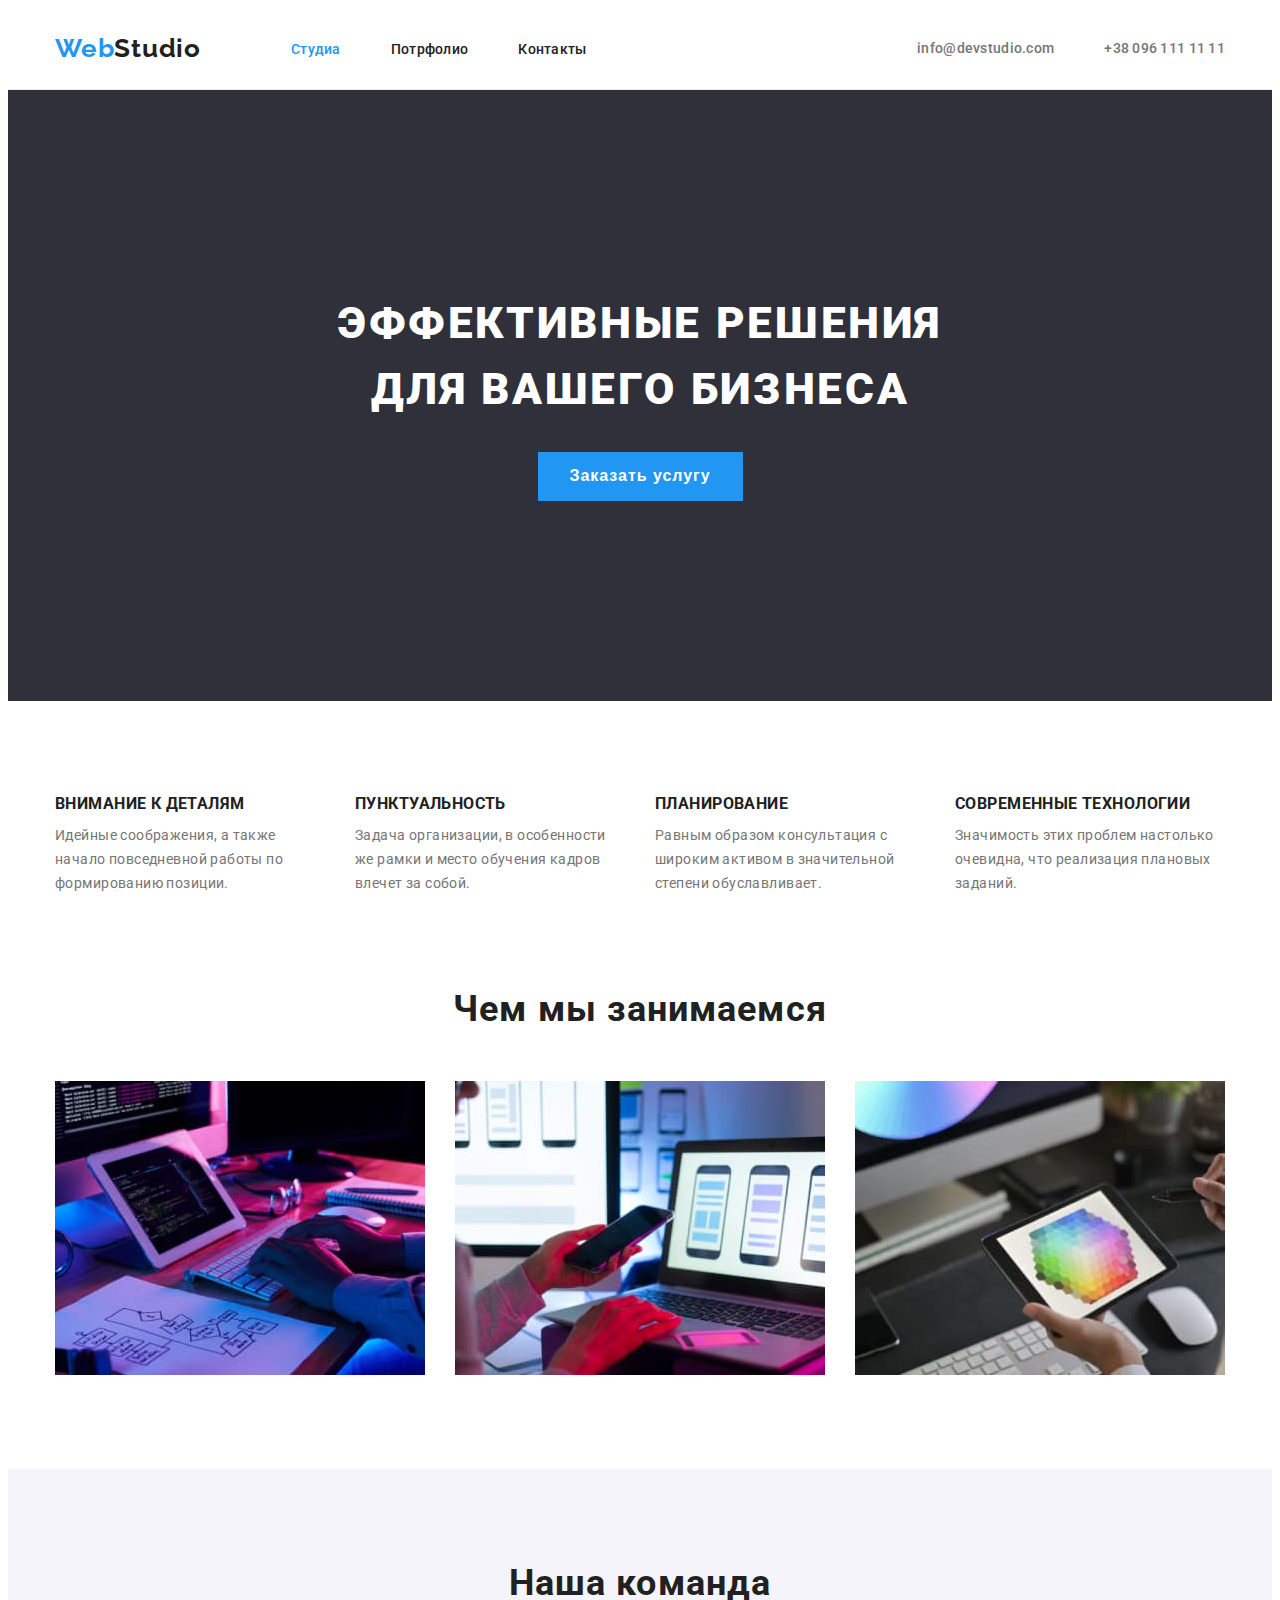
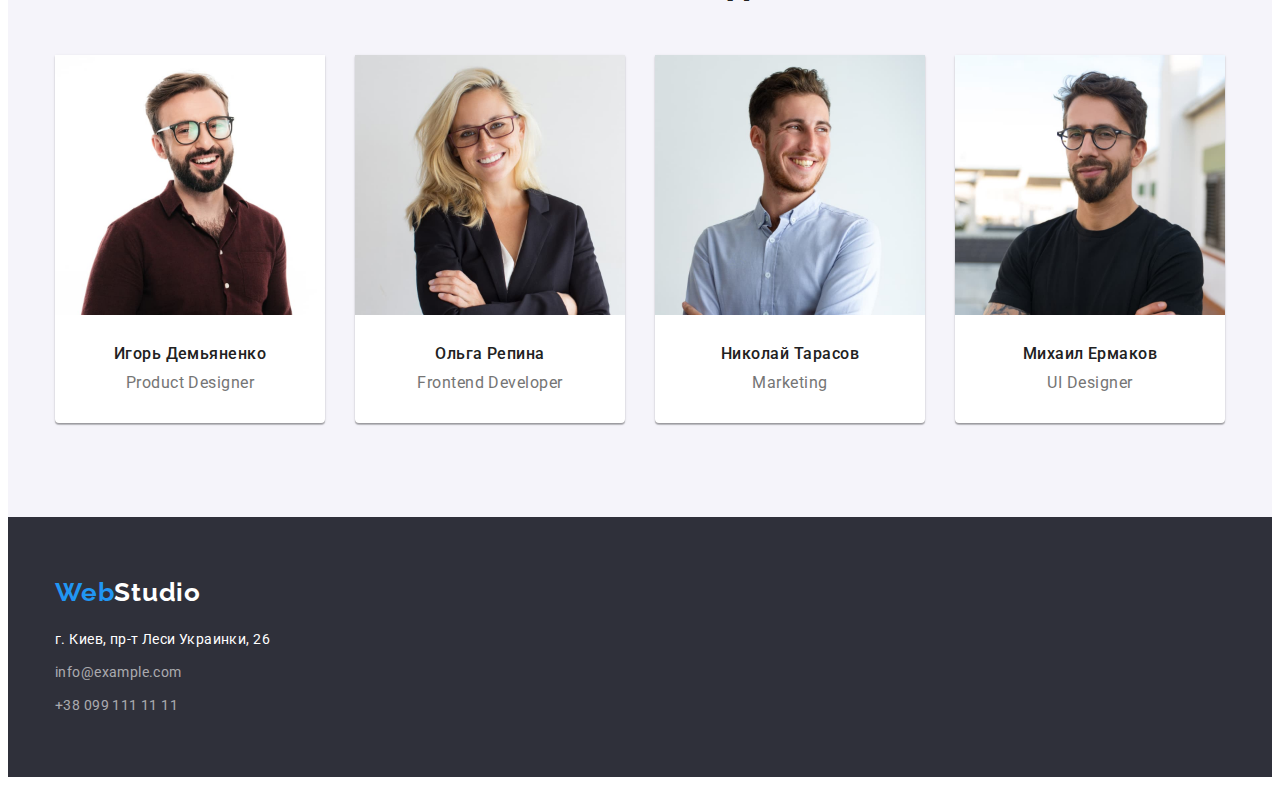
<file: index.html>
<!DOCTYPE html>
<html lang="ru">
<head>
    <meta charset="UTF-8">
    <meta http-equiv="X-UA-Compatible" content="IE=edge">
    <meta name="viewport" content="width=device-width, initial-scale=1.0">
    <title>Homework Anna Kasianenko</title>
    <link rel="preconnect" href="https://fonts.googleapis.com">
    <link rel="preconnect" href="https://fonts.gstatic.com" crossorigin>
    <link href="https://fonts.googleapis.com/css2?family=Raleway:wght@700&family=Roboto:wght@400;500;700;900&display=swap" rel="stylesheet">
    <link rel="stylesheet" href="https://cdnjs.cloudflare.com/ajax/libs/modern-normalize/1.1.0/modern-normalize.min.css"
    integrity="sha512-wpPYUAdjBVSE4KJnH1VR1HeZfpl1ub8YT/NKx4PuQ5NmX2tKuGu6U/JRp5y+Y8XG2tV+wKQpNHVUX03MfMFn9Q=="
    crossorigin="anonymous" referrerpolicy="no-referrer" />
    <link rel="stylesheet" href="./css/style.css">
</head>
<body>
    <header class="header">
        <div class="header-container container">
            <a class="logo link" href="#"><span>Web</span>Studio</a>
        <nav class="navigation">
            <ul class="nav-list list">
                <li class="nav-list-item"><a class="nav-list-link link current" href="./index.html">Студиа</a></li>
                <li class="nav-list-item"><a class="nav-list-link link" href="./portfolio.html">Потрфолио</a></li>
                <li class="nav-list-item"><a class="nav-list-link link" href="">Контакты</a></li>
            </ul>
        </nav>
            <ul class="contact-links-list list">
                <li class="contact-links-list-item"><a class="contact-links-list-link link" href="mailto:info@devstudio.com">info@devstudio.com</a></li>
                <li class="contact-links-list-item"><a class="contact-links-list-link link" href="tel:+380961111111">+38 096 111 11 11</a></li>
            </ul>
        </div>
    </header>
     <!-- HERO -->
    <main>
        <section class="hero">
            <div class="container">
                <h1 class="hero-title">Эффективные решения для вашего бизнеса</h1>
                <button type="button" class="hero-button">Заказать услугу</button>
            </div>
        </section>
    <!-- ABOUT US -->
        <section class="about">
            <div class="container">
                <h2 hidden>Что для нас главное в работе</h2>
            <ul class="about-list list">
                <li class="about-item">
                    <h3 class="about-item-title">Внимание к деталям</h3>
                    <p class="about-text-item">Идейные соображения, а также начало повседневной работы по формированию позиции.</p>
                </li>
                <li class="about-item">
                    <h3 class="about-item-title">Пунктуальность</h3>
                    <p class="about-text-item">Задача организации, в особенности же рамки и место обучения кадров влечет за собой.</p>
                </li>
                <li class="about-item">
                    <h3 class="about-item-title">Планирование</h3>
                    <p class="about-text-item">Равным образом консультация с широким активом в значительной степени обуславливает.</p>
                </li>
                <li class="about-item">
                    <h3 class="about-item-title">Современные технологии</h3>
                    <p class="about-text-item">Значимость этих проблем настолько очевидна, что реализация плановых заданий.</p>
                </li>
            </ul>
            </div>
        </section>
    <!-- OUR WORK -->
    <section class="section-service">
        <div class="container">
            <h2 class="title-theme-dark">Чем мы занимаемся</h2>
            <ul class="work-gallery-list list">
                <li class="work-gallery-item"><img src="./img/process/img-first.jpg" alt="Coding" width="370" height="294"></li>
                <li class="work-gallery-item"><img src="./img/process/img-second.jpg" alt="Search information" width="370" height="294"></li>
                <li class="work-gallery-item"><img src="./img/process/img-third.jpg" alt="Choose Color" width="370" height="294"></li>            
            </ul>
        </div>
        </section>
    <!--OUR TEAM -->
        <section class="employees-section">
            <div class="container">
                <h2 class="title-theme-dark">Наша команда</h2>
            <ul class="employees list">
                <li class="employees-card">
                    <img class="employees-photo" src="./img/team/designer.jpg" alt="Product Designer" width="270" height="260">
                    <div class="employee-wrap">
                        <h3 class="employees-name">Игорь Демьяненко</h3>
                        <p class="employees-position" lang="en">Product Designer</p>
                    </div>
                </li>
                <li class="employees-card">
                    <img class="employees-photo" src="./img/team/frontend.jpg" alt="Frontend Developer" width="270" height="260">
                    <div class="employee-wrap">
                        <h3 class="employees-name">Ольга Репина</h3>
                        <p class="employees-position" lang="en">Frontend Developer</p>
                    </div>
                </li>
                <li class="employees-card">
                    <img class="employees-photo" src="./img/team/marketing.jpg" alt="Marketing" width="270" height="260">
                    <div class="employee-wrap">
                        <h3 class="employees-name">Николай Тарасов</h3>
                        <p class="employees-position" lang="en">Marketing</p>
                    </div>
                </li>
                <li class="employees-card">
                    <img class="employees-photo" src="./img/team/ui-designer.jpg" alt="UI Designer" width="270" height="260">
                    <div class="employee-wrap">
                        <h3 class="employees-name">Михаил Ермаков</h3>
                        <p class="employees-position" lang="en">UI Designer</p>
                    </div>
                </li>
            </ul>
            </div>
        </section>
    </main>
    <footer class="footer">
        <div class="container">
            <a class="footer-logo link" href="#"><span>Web</span>Studio</a>
            <address class="contact-info">
            <!-- <p class="address-info">г. Киев, пр-т Леси Украинки, 26</p> -->
            <ul class="contact-info-list list">
                <li><a href="https://goo.gl/maps/L3QvmrdTpUSkbaW27" target="_blank"
                    rel="noopener noreferrer" class="address-info link">г. Киев, пр-т Леси Украинки, 26</a></li>
                <li><a href="mailto:info@devstudio.com" class="contact-list-link link">info@example.com</a></li>
                <li><a href="tel:+380961111111" class="contact-list-link link">+38 099 111 11 11</a></li>
            </ul>
            </address>
        </div>
    </footer>
</body>
</html>
</file>
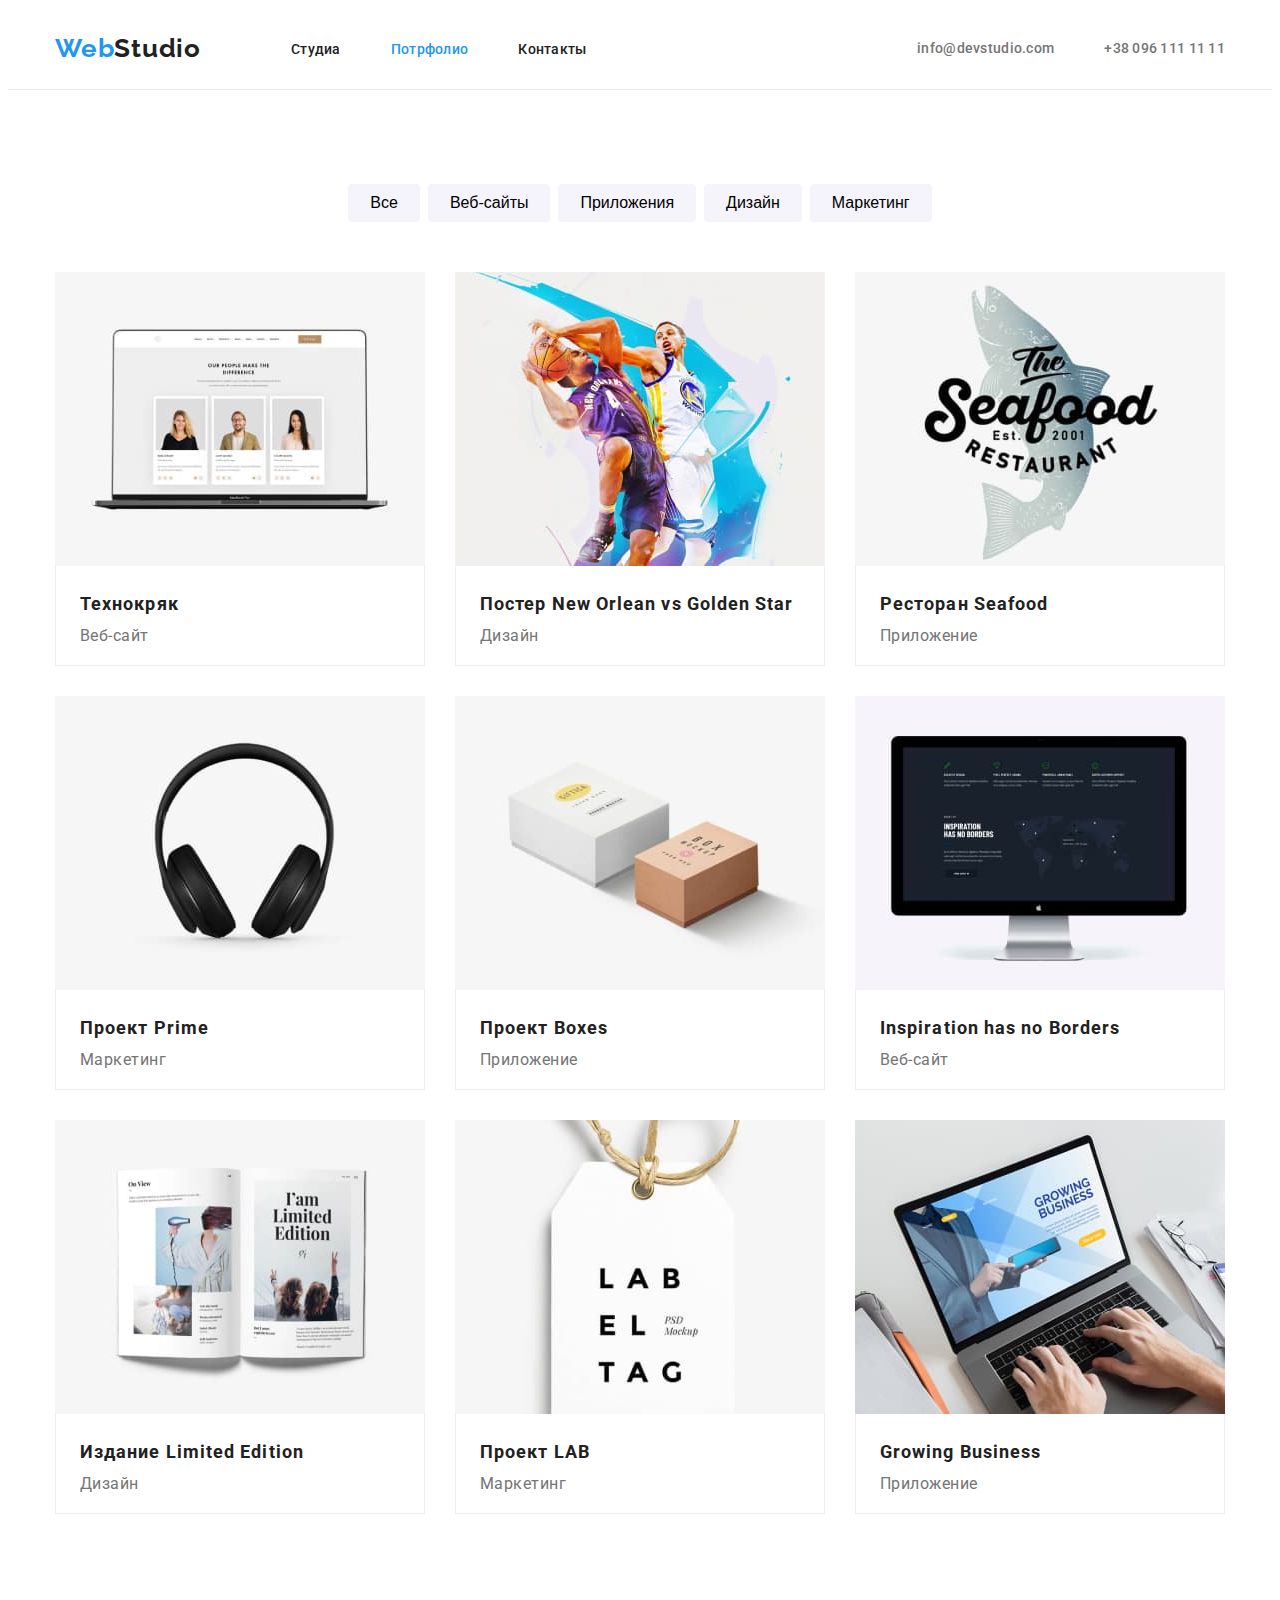
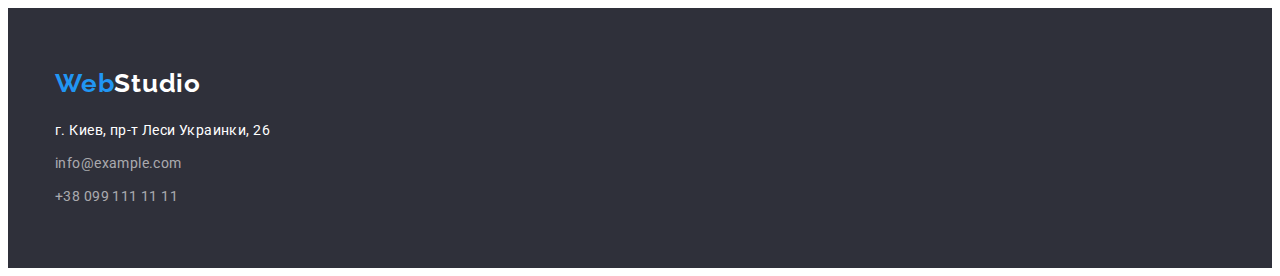
<file: portfolio.html>
<!DOCTYPE html>
<html lang="ru">
<head>
    <meta charset="UTF-8">
    <meta http-equiv="X-UA-Compatible" content="IE=edge">
    <meta name="viewport" content="width=device-width, initial-scale=1.0">
    <title>Portfolio Anna Kasianenko</title>
    <link rel="preconnect" href="https://fonts.googleapis.com">
    <link rel="preconnect" href="https://fonts.gstatic.com" crossorigin>
    <link href="https://fonts.googleapis.com/css2?family=Raleway:wght@700&family=Roboto:wght@400;500;700;900&display=swap" rel="stylesheet">
    <link rel="stylesheet" href="https://cdnjs.cloudflare.com/ajax/libs/modern-normalize/1.1.0/modern-normalize.min.css"
    integrity="sha512-wpPYUAdjBVSE4KJnH1VR1HeZfpl1ub8YT/NKx4PuQ5NmX2tKuGu6U/JRp5y+Y8XG2tV+wKQpNHVUX03MfMFn9Q=="
    crossorigin="anonymous" referrerpolicy="no-referrer" />
    <link rel="stylesheet" href="./css/style.css">
</head>
<body>
    <header class="header">
        <div class="header-container container">
            <a class="logo link" href="#"><span>Web</span>Studio</a>
        <nav class="navigation">
            <ul class="nav-list list">
                <li class="nav-list-item"><a class="nav-list-link link" href="./index.html">Студиа</a></li>
                <li class="nav-list-item"><a class="nav-list-link link current" href="./portfolio.html">Потрфолио</a></li>
                <li class="nav-list-item"><a class="nav-list-link link" href="">Контакты</a></li>
            </ul>
        </nav>
            <ul class="contact-links-list list">
                <li class="contact-links-list-item"><a class="contact-links-list-link link" href="mailto:info@devstudio.com">info@devstudio.com</a></li>
                <li class="contact-links-list-item"><a class="contact-links-list-link link" href="tel:+380961111111">+38 096 111 11 11</a></li>
            </ul>
        </div>
    </header>
    <main>
    <!-- HERO -->
        <section class="hero-portfolio-buttom">
            <div class="container">
                <ul class="hero-list list">
                    <li class="hero-list-item"><button class="modal-btn" type="button">Все</button></li>
                    <li class="hero-list-item"><button class="modal-btn" type="button">Веб-сайты</button></li>
                    <li class="hero-list-item"><button class="modal-btn" type="button">Приложения</button></li>
                    <li class="hero-list-item"><button class="modal-btn" type="button">Дизайн</button></li>
                    <li class="hero-list-item"><button class="modal-btn" type="button">Маркетинг</button></li>
                </ul>
    <!-- END HERO -->
    <!-- PROJECTS -->
            <ul class="project-list list">
                <li class="project-list-item">
                    <img src="./img/portfolio/macbook.jpg" alt="Laptop" width="370">
                    <div class="project-wrapp">
                        <h3 class="project-title">Технокряк</h3>
                        <p class="project-text">Веб-сайт</p>
                    </div>
                </li>
                <li class="project-list-item">
                    <img src="./img/portfolio/basketball.jpg" alt="Poster New Orlean" width="370">
                    <div class="project-wrapp">
                        <h3 class="project-title">Постер New Orlean vs Golden Star</h3>
                        <p class="project-text">Дизайн</p>
                    </div>
                </li>
                <li class="project-list-item">
                    <img src="./img/portfolio/seafood.jpg" alt="Seafood" width="370">
                    <div class="project-wrapp">
                        <h3 class="project-title">Ресторан Seafood</h3>
                        <p class="project-text">Приложение</p>
                    </div>
                </li>
                <li class="project-list-item">
                    <img src="./img/portfolio/headphone.jpg" alt="headphone" width="370">
                    <div class="project-wrapp">
                        <h3 class="project-title">Проект Prime</h3>
                        <p class="project-text">Маркетинг</p>
                    </div>
                </li>
                <li class="project-list-item">
                    <img src="./img/portfolio/boxs.jpg" alt="Boxes" width="370">
                    <div class="project-wrapp">
                        <h3 class="project-title">Проект Boxes</h3>
                        <p class="project-text">Приложение</p>
                    </div>
                </li>
                <li class="project-list-item">
                    <img src="./img/portfolio/monitor.jpg" alt="Monitor" width="370">
                    <div class="project-wrapp">
                        <h3 class="project-title">Inspiration has no Borders</h3>
                        <p class="project-text">Веб-сайт</p> 
                    </div>          
                </li>
                <li class="project-list-item">
                    <img src="./img/portfolio/book.jpg" alt="Book Limited Edition" width="370">
                    <div class="project-wrapp">
                        <h3 class="project-title">Издание Limited Edition</h3>
                        <p class="project-text">Дизайн</p>
                    </div>
                </li>
                <li class="project-list-item">
                    <img src="./img/portfolio/label.jpg" alt="Label" width="370">
                    <div class="project-wrapp">
                        <h3 class="project-title">Проект LAB</h3>
                        <p class="project-text">Маркетинг</p>
                    </div>                    
                </li>
                <li class="project-list-item">
                    <img src="./img/portfolio/working-computer.jpg" alt="Working computer" width="370">
                    <div class="project-wrapp">
                        <h3 class="project-title">Growing Business</h3>
                        <p class="project-text">Приложение</p>
                    </div>                    
                </li>
            </ul>
        </div>
        </section>
        <footer class="footer">
            <div class="container">
                <a class="footer-logo link" href="#"><span>Web</span>Studio</a>
                <address class="contact-info">
                <!-- <p class="address-info">г. Киев, пр-т Леси Украинки, 26</p> -->
                <ul class="contact-info-list list">
                    <li><a href="https://goo.gl/maps/L3QvmrdTpUSkbaW27" target="_blank"
                        rel="noopener noreferrer" class="address-info link">г. Киев, пр-т Леси Украинки, 26</a></li>
                    <li><a href="mailto:info@devstudio.com" class="contact-list-link link">info@example.com</a></li>
                    <li><a href="tel:+380961111111" class="contact-list-link link">+38 099 111 11 11</a></li>
                </ul>
                </address>
            </div>
        </footer>
    </main>
</body>
</html>
</file>
<file: css/style.css>
:root{
--primary-font-family: 'Roboto', sans-serif;
--secondary-font-family: 'Raleway', sans-serif;
--main-text-color:#212121;
--second-text-color:#757575;
--white-text-color: #FFFFFF;
--accent-color: #2196F3;
--accent-button-color: #188CE8;
--background-color: #2F303A;
}
*{
    box-sizing: border-box;
}
body{
    font-family: var(--primary-font-family);
    color: var(--main-text-color);
}
h1,
h2,
h3,
h4,
h5,
h6,
p {
  margin-top: 0;
  margin-bottom: 0;
}
ul,
ol {
  margin-top: 0;
  margin-bottom: 0;
  padding-left: 0;
}
img {
  display: block;
}
address {
  font-style: normal;
}
.list {
  list-style: none;
  margin: 0;
  padding: 0;
}

.link {
  text-decoration: none;
}
.nav-list list{
      display: flex;
  }
.navigation a.current{
    color: var(--accent-color);
}
.container{
    width: 1200px;
    padding-left: 15px;
    padding-right: 15px;
    margin-left: auto;
    margin-right: auto;
}
/* ========= START HEADER ========= */
.logo{
    color: var(--main-text-color);
    font-family: var(--secondary-font-family);
    font-weight: 700;
    font-size: 26px;
    line-height: 1.2;
    letter-spacing: 0.03em;
    margin-right: 90px;
  }
.logo span{
      color: var(--accent-color);
  }
.navigation{
    font-family: var(--primary-font-family);
    font-weight: 500;
  }
.header{
    border-bottom: 1px solid #ECECEC;
    padding-top: 25px;
    padding-bottom: 25px;
}
.header-container{
    display: flex;
    align-items: center;
  }
.nav-list{
    display: flex;
}
.nav-list-item:not(:last-child){
    margin-right: 50px;
}
.nav-list-link{
    font-weight: 500;
    font-size: 14px;
    line-height: 1.14;
    letter-spacing: 0.02em;
    color: #212121;
}
.nav-list-link:hover,
.nav-list-link:focus{
    color: var(--accent-color);
}
.contact-links-list{
    display: flex;
    margin-left: auto;
}
.contact-links-list-link{
    display: block;
    font-weight: 500;
    font-size: 14px;
    line-height: 1.14;
    letter-spacing: 0.02em;
    color: #757575;
}
.contact-links-list-link:hover,
.contact-links-list-link:focus{
    color: var(--accent-color);
}
.contact-links-list-item{
    display: block;
}
.contact-links-list-item:not(:last-child){
    margin-right: 50px;
}
/* ========= END HEADER ========= */

/* ========= START HERO ========= */
.hero{
    background-color: var(--background-color);
    font-family: var(--primary-font-family);
    text-align: center;
    padding-top: 200px;
    padding-bottom: 200px;
}
.hero-title{
    color:var(--white-text-color);
    width: 696px;
    margin: 0px auto;
    margin-bottom: 30px;
    font-weight: 900;
    font-size: 44px;
    line-height: 1.5;
    letter-spacing: 0.06em;
    text-transform: uppercase;
}
.hero-button{
    padding: 10px 32px;
    font-weight: 700;
    font-size: 16px;
    line-height: 1.8;
    letter-spacing: 0.06em;
    background-color: #2196F3;
    color:var(--white-text-color);
    border:0;
    cursor: pointer;
    }
.hero-button:hover{
    background-color: var(--accent-button-color);
}
/* ========= END HERO ========= */

/* ========= START ABOUT US ========= */
.about{
    font-size: 14px;
    letter-spacing: 0.03em;
    padding-top: 94px;
    padding-bottom: 94px;
}
.about-list{
    display: flex;
}
.about-item{
    width: 270px;
}
.about-item:not(:last-child){
    margin-right: 30px;
}
.about-item-title{
    margin-bottom: 10px;
    line-height: 1.14;
    font-weight: 700;
    text-transform: uppercase;
}
.about-text-item{
    line-height: 1.71;
    color: var(--second-text-color);
}
/* ========= END ABOUT US ========= */

/* ========= START OUR WORK ========= */
.section-service{
    padding-bottom: 94px;
}
.title-theme-dark {
    font-weight: 700;
    font-size: 36px;
    line-height: 1.16;
    text-align: center;
    letter-spacing: 0.03em;
    margin-bottom: 50px;
  }
  .work-gallery-list{
      display: flex;
      flex-wrap: wrap;
  }
  .work-gallery-item:not(:last-child){
      margin-right: 30px;
  }
/* ========= END OUR WORK ========= */

/* ========= START OUR TEAM ========= */
.employees-section{
    background: #F5F4FA;
    text-align: center;
    padding-top: 94px;
    padding-bottom: 94px;
}
.employees{
    display: flex;
}
.employees-card{
    background: #FFFFFF;
    text-align: center;
    letter-spacing: 0.03em;
    box-shadow: 0px 1px 3px rgba(0, 0, 0, 0.12), 0px 1px 1px rgba(0, 0, 0, 0.14), 0px 2px 1px rgba(0, 0, 0, 0.2);
    border-radius: 0px 0px 4px 4px;
}
.employees-card:not(:last-child){
    margin-right: 30px;
}
.employee-wrap{
    padding-top: 30px;
    padding-bottom: 30px;
}
.employees-name{
    margin-bottom: 10px;
    font-weight: 500;
    font-size: 16px;
    line-height: 1.18;
    }
.employees-position{
    font-size: 16px;
    line-height: 1.18;
    color: var(--second-text-color);
    }
/* ========= END OUR TEAM ========= */

/* ========= START FOOTER ========= */
.footer{
    background-color: var(--background-color);
    padding-top: 60px;
    padding-bottom: 60px;
}
.footer-logo{
    display: inline-block;
    font-family: var(--secondary-font-family);
    font-weight: 700;
    font-size: 26px;
    line-height: 1.19;
    letter-spacing: 0.03em;
    color: var(--white-text-color);
    margin-bottom: 20px;
}
.footer-logo span{
    color: var(--accent-color);
}
.contact-info{
    font-style: normal;
}
.address-info{
    font-size: 14px;
    line-height: 1.71;
    letter-spacing: 0.03em;
    color: var(--white-text-color);
}
.contact-list-link{
    font-size: 14px;
    line-height: 1.71;
    letter-spacing: 0.03em;
    color: rgba(255, 255, 255, 0.6);
}
.contact-info-list li:not(:last-child){
    margin-bottom: 9px;
}
.contact-list-link:hover,
.contact-list-link:focus{
    color: var(--accent-color);
}
/* ========= END FOOTER ========= */
/* ========= START PORTFOLIO ========= */
.hero-portfolio-buttom{
    padding-top: 94px;
    padding-bottom: 94px;
}
.hero-list{
    display: flex;
    justify-content: center;
    margin-bottom: 50px;
}
.modal-btn{
    padding: 6px 22px;
    background-color: #F5F4FA;
    font-weight: 500;
    font-size: 16px;
    line-height: 1.6;
    cursor: pointer;
    border: none;
    border-radius: 4px;
}
.hero-list-item:not(:last-child){
    margin-right: 8px;
}
.modal-btn:hover,
.modal-btn:focus{
    background-color: var(--accent-color);
    color: var(--white-text-color);
}
/* ========= PORTFOLIO PROJECT ========= */
.project-wrapp{
    padding: 20px 24px;
    border: 1px solid #EEEEEE;
    border-top: none; 
}
.project-list{
    display: flex;
    flex-wrap: wrap;
    margin: -15px;
}
.project-list-item{
    background: #FFFFFF;
    margin: 15px;
}
.project-title{
    margin-top: 0;
    margin-bottom: 4px; 
    font-weight: 700;
    font-size: 18px;
    line-height: 2;
    letter-spacing: 0.06em;
}
.project-text{
    font-size: 16px;
    line-height: 1.187;
    letter-spacing: 0.03em;
    color: var(--second-text-color);
}
</file>
